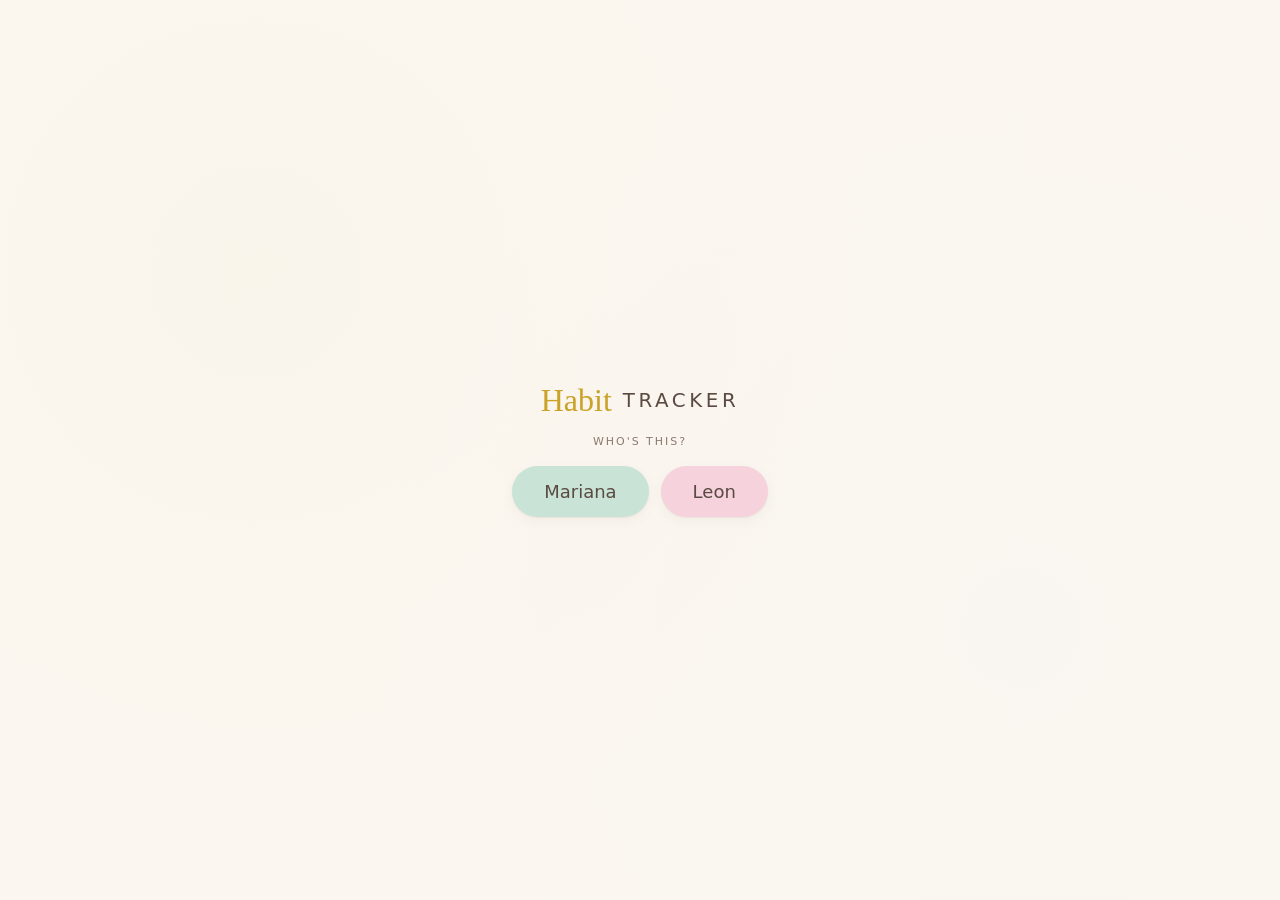
<file: index.html>
<!doctype html>
<html lang="en">
<head>
  <meta charset="utf-8">
  <meta name="viewport" content="width=device-width, initial-scale=1, viewport-fit=cover">
  <title>Habit Tracker</title>
  <meta name="description" content="Habit tracker and monthly calendar.">
  <meta name="theme-color" content="#fbf7f0">

  <!-- Relative paths throughout: the app is served from a /habit-tracker/ subpath. -->
  <link rel="manifest" href="./manifest.webmanifest">
  <link rel="icon" href="./assets/icons/icon-192.png">
  <link rel="apple-touch-icon" href="./assets/icons/apple-touch-icon.png">
  <meta name="apple-mobile-web-app-capable" content="yes">
  <meta name="apple-mobile-web-app-title" content="Habits">
  <meta name="apple-mobile-web-app-status-bar-style" content="default">

  <link rel="stylesheet" href="./css/tokens.css">
  <link rel="stylesheet" href="./css/app.css">
</head>
<body>
  <div id="app"></div>
  <script type="module" src="./js/main.js"></script>
</body>
</html>
</file>
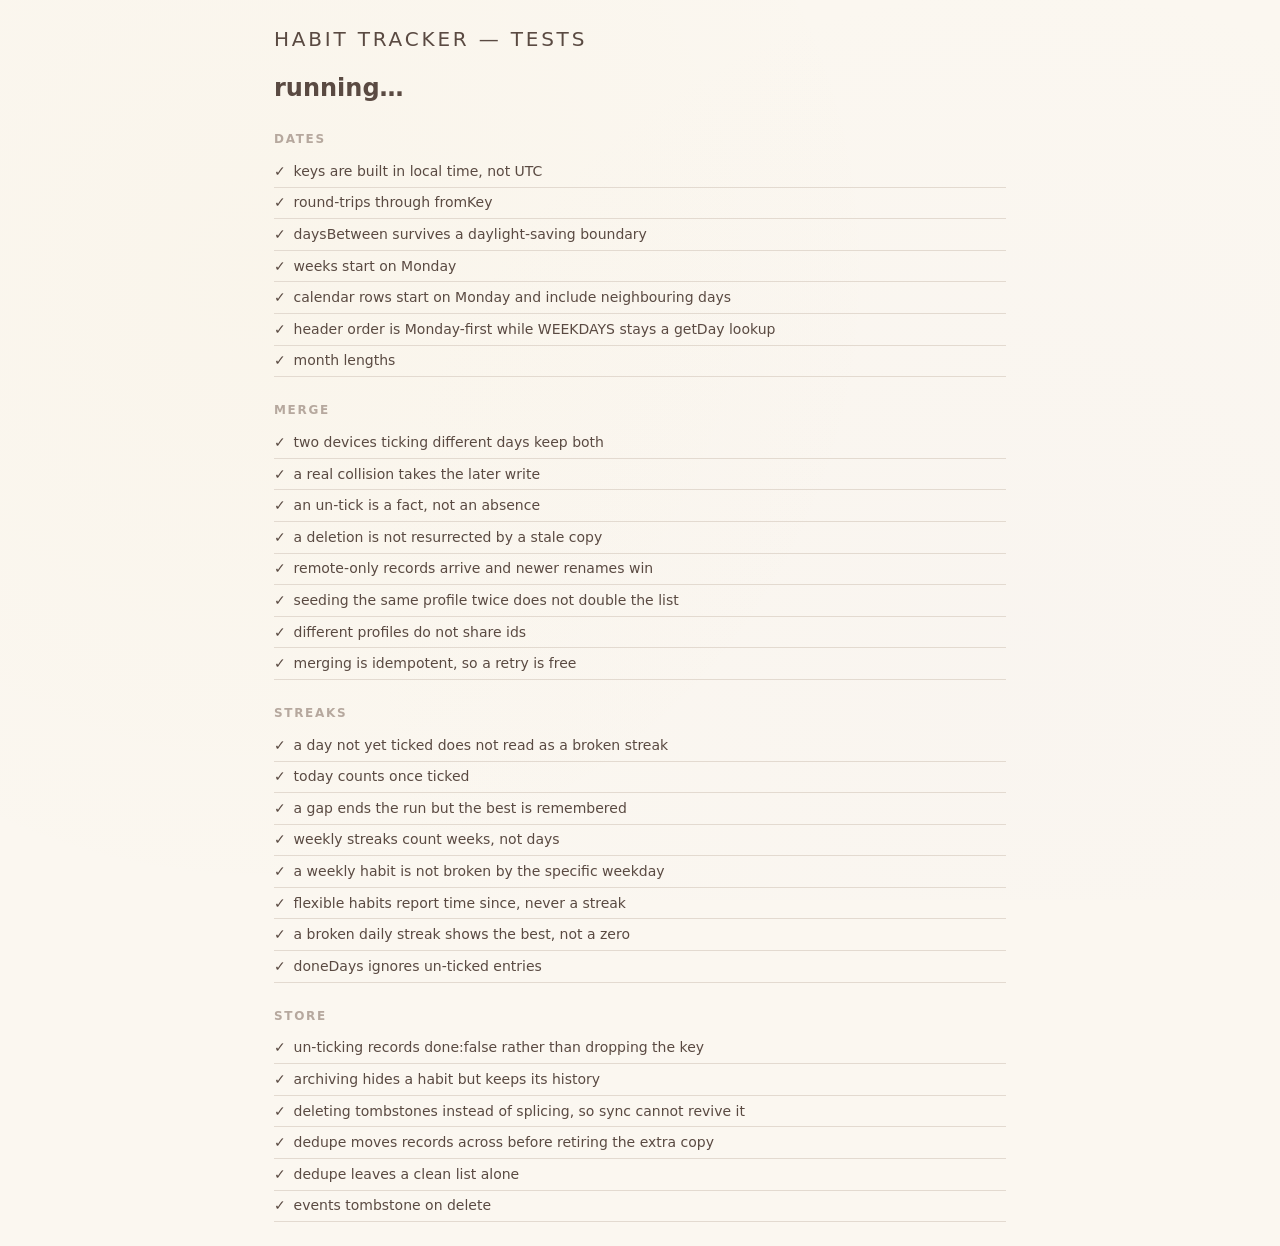
<file: tests/index.html>
<!doctype html>
<html lang="en">
<head>
  <meta charset="utf-8">
  <meta name="viewport" content="width=device-width, initial-scale=1">
  <title>Habit Tracker — tests</title>
  <link rel="stylesheet" href="../css/tokens.css">
  <style>
    body { padding: 1.5rem; max-width: 780px; margin: 0 auto; }
    h1 { font-size: 1.25rem; letter-spacing: 0.14em; text-transform: uppercase; font-weight: 500; }
    .tally { margin: 1rem 0 1.5rem; font-size: 1.5rem; font-weight: 600; }
    .tally[data-ok='true'] { color: #3f7d5a; }
    .tally[data-ok='false'] { color: var(--danger); }
    h2 { font-size: 0.75rem; letter-spacing: 0.14em; text-transform: uppercase;
         color: var(--ink-faint); margin: 1.5rem 0 0.5rem; }
    ul { list-style: none; margin: 0; padding: 0; }
    li { padding: 0.3rem 0; border-bottom: 1px solid var(--rule); font-size: 0.875rem; }
    li[data-pass='false'] { color: var(--danger); }
    .mark { display: inline-block; width: 1.4em; font-weight: 700; }
    pre { margin: 0.35rem 0 0 1.4em; font-size: 0.75rem; color: var(--ink-soft);
          white-space: pre-wrap; }
  </style>
</head>
<body>
  <h1>Habit Tracker — tests</h1>
  <p class="tally" id="tally">running…</p>
  <div id="results"></div>
  <script type="module" src="./run.js"></script>
</body>
</html>
</file>
<file: css/tokens.css>
/* Design tokens — paper, ink, gold and the pastel row palette.
   Direction taken from the two bullet-journal references: warm cream paper,
   watercolour pastels, sparing gold. No pure black anywhere on purpose —
   neither reference uses it, and it breaks the warmth on sight. */

:root {
  /* Paper */
  --paper: #fbf7f0;
  --paper-raised: #fffdf9;
  --paper-sunken: #f4eee4;

  /* Ink — warm brown-grey, never #000 */
  --ink: #5a4a42;
  --ink-soft: #8a7a70;
  --ink-faint: #b6a89e;

  /* Rules and edges */
  --rule: #e3dad0;
  --rule-strong: #cdc0b4;

  /* Gold accent — section rules and the wordmark only. Accent, not UI colour. */
  --gold: #c9a227;
  --gold-soft: #e6d3a3;

  /* State */
  --today: #f0e2c8;
  --danger: #b5675f;

  /* Habit row palette — 12 pastels lifted from the planner reference.
     Index into this list is what `habit.color` stores. */
  --c0:  #c9e4d6;  /* mint */
  --c1:  #dcd3ec;  /* lilac */
  --c2:  #c9ddf0;  /* powder blue */
  --c3:  #f6e7b4;  /* butter */
  --c4:  #f6d2dc;  /* blush */
  --c5:  #d7e6c6;  /* sage */
  --c6:  #fad9c1;  /* peach */
  --c7:  #cfd4f0;  /* periwinkle */
  --c8:  #efc9d8;  /* rose */
  --c9:  #c4e6e4;  /* aqua */
  --c10: #e6d5ec;  /* lavender */
  --c11: #f7e0c4;  /* apricot */

  /* Type. Script is reserved for the wordmark; everything else is sans.
     Small handwriting is unreadable on a phone, so data never uses it. */
  --font-sans: ui-sans-serif, system-ui, "Segoe UI", Roboto, Helvetica, Arial, sans-serif;
  --font-script: "Segoe Script", "Bradley Hand", "Brush Script MT", cursive;

  --text-xs: 0.6875rem;
  --text-sm: 0.8125rem;
  --text-base: 0.9375rem;
  --text-lg: 1.125rem;
  --text-xl: 1.5rem;
  --text-2xl: 2rem;

  /* Section headings imitate the reference's spaced serif caps with
     letter-spacing instead of shipping a third font file. */
  --tracking-heading: 0.18em;

  /* Space */
  --sp-1: 0.25rem;
  --sp-2: 0.5rem;
  --sp-3: 0.75rem;
  --sp-4: 1rem;
  --sp-5: 1.5rem;
  --sp-6: 2rem;

  --radius-sm: 4px;
  --radius: 8px;
  --radius-pill: 999px;

  --shadow: 0 1px 2px rgba(90, 74, 66, 0.06), 0 4px 12px rgba(90, 74, 66, 0.05);
  --backdrop: rgba(90, 74, 66, 0.35);

  /* How much of a habit's colour shows through as a surface.
     100% hands back the colour untouched, so the pastel theme is unaffected;
     a dark theme dials this down and tints its own surface instead. One token
     lets both live in the same component rules. */
  --pill-mix: 100%;

  /* Grid cell sizing — one place, because the month grid depends on it
     for the sticky name column offset. */
  --cell: 26px;
  --name-col: 168px;
}

/* Per-profile theme.
   Every component reads from the tokens above, so a whole different look is
   just an override block — no component CSS and no JS beyond setting the
   attribute on <html>. Swap any value here to retheme a profile. */

[data-profile='leon'] {
  /* Tells the browser to render scrollbars and native controls dark too —
     without it they stay light and stand out badly against the page. */
  color-scheme: dark;

  --paper: #171a1f;
  --paper-raised: #1f232a;
  --paper-sunken: #121418;

  --ink: #e3e6e4;
  --ink-soft: #99a2a8;
  --ink-faint: #6c757c;

  --rule: #2c313a;
  --rule-strong: #3d4450;

  /* Warm amber carries the metallic accent onto a dark ground, where the
     original gold would go muddy. */
  --gold: #d7a75a;
  --gold-soft: #5c4a29;

  --today: #272d36;
  --danger: #e0796f;

  --shadow: 0 1px 2px rgba(0, 0, 0, 0.4), 0 4px 16px rgba(0, 0, 0, 0.3);
  --backdrop: rgba(0, 0, 0, 0.6);

  /* Saturated, not pastel. Held to a common lightness so no single row
     shouts louder than the rest. */
  --c0:  #6db5a4;  /* teal */
  --c1:  #7ba0dc;  /* blue */
  --c2:  #9c8cdc;  /* violet */
  --c3:  #ce8ac6;  /* orchid */
  --c4:  #e08a82;  /* coral */
  --c5:  #e3a263;  /* amber */
  --c6:  #d3c069;  /* wheat */
  --c7:  #a2c56e;  /* lime */
  --c8:  #6bbb86;  /* green */
  --c9:  #5fb9cc;  /* cyan */
  --c10: #afa79a;  /* taupe */
  --c11: #d18fa6;  /* rose */

  /* Full-strength colour would glare as a row-sized block on a dark ground.
     Surfaces get a tint; the small ticked cells keep the colour pure, which is
     what makes a filled month read at a glance. */
  --pill-mix: 22%;
}

* { box-sizing: border-box; }

html, body {
  margin: 0;
  padding: 0;
}

body {
  background: var(--paper);
  /* Faint paper tooth, done with gradients so there is no image to ship
     and nothing extra for the service worker to cache. */
  background-image:
    radial-gradient(circle at 20% 30%, rgba(201, 162, 39, 0.025) 0%, transparent 55%),
    radial-gradient(circle at 80% 70%, rgba(220, 211, 236, 0.06) 0%, transparent 55%);
  background-attachment: fixed;
  color: var(--ink);
  font-family: var(--font-sans);
  font-size: var(--text-base);
  line-height: 1.5;
  -webkit-text-size-adjust: 100%;
  -webkit-tap-highlight-color: transparent;
}

h1, h2, h3 { margin: 0; font-weight: 600; }

button {
  font: inherit;
  color: inherit;
  cursor: pointer;
  border: none;
  background: none;
}

:focus-visible {
  outline: 2px solid var(--gold);
  outline-offset: 2px;
  border-radius: var(--radius-sm);
}
</file>
<file: css/app.css>
/* Layout and components. Tokens come from tokens.css. */

.shell {
  max-width: 900px;
  margin: 0 auto;
  padding: var(--sp-4) var(--sp-4) var(--sp-6);
}

/* ---- wordmark ---- */
/* Script is used here and nowhere else. "TRACKER" gets the spaced-caps
   treatment instead of a third font file. */

.wordmark {
  font-size: var(--text-2xl);
  font-family: var(--font-script);
  font-weight: 400;
  color: var(--gold);
  text-align: center;
  line-height: 1.1;
}

.wordmark span {
  font-family: var(--font-sans);
  font-size: 0.62em;
  font-weight: 500;
  letter-spacing: var(--tracking-heading);
  text-transform: uppercase;
  color: var(--ink);
  vertical-align: 0.18em;
  margin-left: 0.15em;
}

/* ---- profile picker ---- */

.picker {
  min-height: 100dvh;
  display: flex;
  flex-direction: column;
  justify-content: center;
  align-items: center;
  gap: var(--sp-4);
  padding: var(--sp-5);
}

.picker__hint {
  margin: 0;
  color: var(--ink-soft);
  letter-spacing: var(--tracking-heading);
  text-transform: uppercase;
  font-size: var(--text-xs);
}

.picker__options {
  display: flex;
  flex-wrap: wrap;
  gap: var(--sp-3);
  justify-content: center;
}

.picker__option {
  background: var(--pill);
  color: var(--ink);
  padding: var(--sp-3) var(--sp-6);
  border-radius: var(--radius-pill);
  font-size: var(--text-lg);
  box-shadow: var(--shadow);
  transition: transform 0.12s ease;
}

.picker__option:hover { transform: translateY(-2px); }

/* ---- top bar and tabs ---- */

.topbar {
  text-align: center;
  padding-bottom: var(--sp-3);
  border-bottom: 1px solid var(--gold-soft);
}

.topbar__profile {
  margin: var(--sp-1) 0 0;
  font-size: var(--text-xs);
  letter-spacing: var(--tracking-heading);
  text-transform: uppercase;
  color: var(--ink-faint);
}

.tabs {
  display: flex;
  flex-wrap: wrap;
  justify-content: center;
  gap: var(--sp-2);
  padding: var(--sp-4) 0;
}

.tabs__tab {
  text-decoration: none;
  color: var(--ink-soft);
  font-size: var(--text-xs);
  letter-spacing: var(--tracking-heading);
  text-transform: uppercase;
  padding: var(--sp-2) var(--sp-4);
  border-radius: var(--radius-pill);
}

.tabs__tab[aria-current='true'] {
  background: var(--paper-sunken);
  color: var(--ink);
}

/* ---- view header ---- */

.view-head {
  text-align: center;
  margin-bottom: var(--sp-5);
}

.view-head__eyebrow {
  margin: 0;
  font-size: var(--text-xs);
  letter-spacing: var(--tracking-heading);
  color: var(--ink-faint);
}

.view-head__title {
  font-size: var(--text-xl);
  letter-spacing: 0.06em;
  font-weight: 500;
}

/* ---- habit list (Today) ---- */

.habits {
  list-style: none;
  margin: 0;
  padding: 0;
  display: flex;
  flex-direction: column;
  gap: var(--sp-2);
}

.habit__hit {
  width: 100%;
  display: flex;
  align-items: center;
  gap: var(--sp-3);
  text-align: left;
  padding: var(--sp-3);
  border-radius: var(--radius);
  background: color-mix(in srgb, var(--pill) var(--pill-mix), var(--paper-raised));
  box-shadow: var(--shadow);
  transition: opacity 0.15s ease;
}

.habit[data-done='true'] .habit__hit { opacity: 0.55; }

.habit__check {
  flex: none;
  width: 26px;
  height: 26px;
  border-radius: var(--radius-sm);
  background: var(--paper-raised);
  border: 1.5px solid rgba(90, 74, 66, 0.22);
  display: grid;
  place-items: center;
}

.habit[data-done='true'] .habit__check::after {
  content: '';
  width: 12px;
  height: 7px;
  border-left: 2.5px solid var(--ink);
  border-bottom: 2.5px solid var(--ink);
  transform: rotate(-45deg) translate(1px, -2px);
}

.habit__body {
  display: flex;
  flex-direction: column;
  gap: 1px;
  min-width: 0;
}

.habit__name {
  font-size: var(--text-base);
  font-weight: 500;
}

.habit[data-done='true'] .habit__name { text-decoration: line-through; }

.habit__icon { margin-right: var(--sp-2); }

.habit__meta {
  font-size: var(--text-xs);
  color: var(--ink-soft);
}

.empty {
  text-align: center;
  color: var(--ink-faint);
  padding: var(--sp-6) var(--sp-4);
}

/* ---- month navigation ---- */

.month-nav {
  display: flex;
  align-items: center;
  justify-content: center;
  gap: var(--sp-4);
  margin-bottom: var(--sp-4);
}

.month-nav__label {
  font-size: var(--text-lg);
  font-weight: 500;
  letter-spacing: var(--tracking-heading);
  min-width: 11ch;
  text-align: center;
}

.month-nav__arrow {
  font-size: var(--text-xl);
  line-height: 1;
  color: var(--ink-soft);
  padding: var(--sp-1) var(--sp-3);
  border-radius: var(--radius-pill);
}

.month-nav__arrow:hover { background: var(--paper-sunken); }

/* ---- month grid ----
   The whole table scrolls sideways with the habit column pinned. That is what
   makes 31 columns survive a phone: you review by scrolling, and the row you
   are reading never loses its label. */

.grid-wrap {
  overflow-x: auto;
  overscroll-behavior-x: contain;
  -webkit-overflow-scrolling: touch;
  padding-bottom: var(--sp-2);
}

.grid {
  border-collapse: separate;
  border-spacing: 0;
  font-size: var(--text-xs);
}

.grid__corner,
.grid__name {
  position: sticky;
  left: 0;
  z-index: 2;
  width: var(--name-col);
  min-width: var(--name-col);
  max-width: var(--name-col);
  text-align: left;
  font-weight: 400;
  /* Opaque, or the scrolling cells show through the pinned column. */
  background: var(--paper);
  padding-right: var(--sp-2);
}

.grid__corner {
  font-size: var(--text-xs);
  letter-spacing: var(--tracking-heading);
  text-transform: uppercase;
  color: var(--ink-faint);
  padding-bottom: var(--sp-2);
}

.grid__pill {
  width: 100%;
  display: flex;
  align-items: center;
  gap: var(--sp-2);
  text-align: left;
  background: color-mix(in srgb, var(--pill) var(--pill-mix), var(--paper-raised));
  border-radius: var(--radius-pill);
  padding: var(--sp-2) var(--sp-3);
  margin: 2px 0;
}

.grid__pill-text { min-width: 0; }

/* Wraps to two lines rather than truncating. "Morning skincare" and
   "Independent study session" both have to stay tellable apart at a glance;
   an ellipsis at 12 characters loses that. */
.grid__pill-name {
  display: -webkit-box;
  -webkit-line-clamp: 2;
  -webkit-box-orient: vertical;
  overflow: hidden;
  font-size: 0.75rem;
  font-weight: 500;
  line-height: 1.15;
}

.grid__pill small {
  display: block;
  font-size: 0.625rem;
  color: var(--ink-soft);
  white-space: nowrap;
  overflow: hidden;
  text-overflow: ellipsis;
}

.grid__day {
  width: var(--cell);
  min-width: var(--cell);
  font-weight: 400;
  color: var(--ink-soft);
  padding-bottom: var(--sp-2);
  line-height: 1.1;
}

.grid__day small {
  display: block;
  font-size: 0.5625rem;
  color: var(--ink-faint);
}

.grid__day[data-weekend='true'] { color: var(--ink-faint); }

.grid__day[data-today='true'] {
  color: var(--ink);
  font-weight: 600;
}

.grid__cell { padding: 0; }

.grid__cell[data-today='true'] { background: var(--today); }

.grid__tick {
  display: block;
  width: var(--cell);
  height: var(--cell);
  border: 1px solid var(--rule);
  background: var(--paper-raised);
}

.grid__tick[data-done='true'] {
  background: var(--pill);
  box-shadow: inset 0 0 0 1px var(--paper-raised);
}

.grid__total {
  width: 40px;
  min-width: 40px;
  text-align: center;
  font-weight: 600;
  color: var(--ink-soft);
  padding-left: var(--sp-2);
}

thead .grid__total {
  font-size: 0.5625rem;
  letter-spacing: 0.08em;
  text-transform: uppercase;
  font-weight: 500;
  color: var(--ink-faint);
}

/* ---- buttons ---- */

.btn {
  padding: var(--sp-2) var(--sp-4);
  border-radius: var(--radius-pill);
  font-size: var(--text-sm);
}

.btn--add {
  display: block;
  margin: var(--sp-4) auto 0;
  color: var(--ink-soft);
  border: 1px dashed var(--rule-strong);
}

.btn--add:hover { background: var(--paper-sunken); color: var(--ink); }

.btn--primary { background: var(--gold-soft); font-weight: 500; }
.btn--ghost { color: var(--ink-soft); }
.btn--ghost:hover { background: var(--paper-sunken); }
.btn--danger { color: var(--danger); }

/* ---- archived ---- */

.archived {
  margin-top: var(--sp-5);
  font-size: var(--text-sm);
}

.archived summary {
  cursor: pointer;
  color: var(--ink-faint);
  letter-spacing: var(--tracking-heading);
  text-transform: uppercase;
  font-size: var(--text-xs);
}

.archived__list {
  display: flex;
  flex-wrap: wrap;
  gap: var(--sp-2);
  padding-top: var(--sp-3);
}

.archived__item {
  background: color-mix(in srgb, var(--pill) var(--pill-mix), var(--paper-raised));
  border-radius: var(--radius-pill);
  padding: var(--sp-1) var(--sp-3);
  opacity: 0.6;
  font-size: var(--text-sm);
}

/* ---- habit editor sheet ---- */

.sheet {
  border: none;
  padding: 0;
  border-radius: var(--radius);
  background: var(--paper-raised);
  color: var(--ink);
  width: min(420px, calc(100% - 2rem));
  box-shadow: 0 12px 40px rgba(90, 74, 66, 0.22);
}

.sheet::backdrop { background: var(--backdrop); }

.sheet__form {
  display: flex;
  flex-direction: column;
  gap: var(--sp-4);
  padding: var(--sp-5);
}

.sheet__title {
  font-size: var(--text-lg);
  letter-spacing: var(--tracking-heading);
  text-transform: uppercase;
  font-weight: 500;
}

.field {
  display: flex;
  flex-direction: column;
  gap: var(--sp-2);
  border: none;
  padding: 0;
  margin: 0;
  min-width: 0;
}

.field--split {
  display: grid;
  grid-template-columns: 4.5rem 1fr;
  align-items: center;
  gap: var(--sp-2) var(--sp-3);
}

.field__label {
  font-size: var(--text-xs);
  letter-spacing: var(--tracking-heading);
  text-transform: uppercase;
  color: var(--ink-faint);
  padding: 0;
}

.field__hint { text-transform: none; letter-spacing: 0; }

.field__input {
  font: inherit;
  color: var(--ink);
  background: var(--paper);
  border: 1px solid var(--rule);
  border-radius: var(--radius-sm);
  padding: var(--sp-2) var(--sp-3);
  width: 100%;
}

.field__input--icon { text-align: center; }

.chips { display: flex; gap: var(--sp-2); flex-wrap: wrap; }

.chip {
  flex: 1 1 6rem;
  border: 1px solid var(--rule);
  border-radius: var(--radius);
  padding: var(--sp-2);
  text-align: center;
  line-height: 1.25;
}

.chip span { display: block; font-size: var(--text-sm); font-weight: 500; }
.chip small { display: block; font-size: 0.625rem; color: var(--ink-faint); }

.chip[aria-pressed='true'] {
  background: var(--paper-sunken);
  border-color: var(--gold-soft);
}

.swatches { display: flex; flex-wrap: wrap; gap: var(--sp-2); }

.swatch {
  width: 28px;
  height: 28px;
  border-radius: 50%;
  background: var(--pill);
  border: 2px solid transparent;
}

.swatch[aria-pressed='true'] {
  border-color: var(--ink-soft);
  transform: scale(1.1);
}

.sheet__actions {
  display: flex;
  justify-content: flex-end;
  gap: var(--sp-2);
}

.sheet__danger {
  border-top: 1px solid var(--rule);
  padding-top: var(--sp-4);
  display: flex;
  flex-wrap: wrap;
  gap: var(--sp-2);
  align-items: center;
}

.sheet__note {
  margin: 0;
  flex: 1 1 100%;
  font-size: var(--text-xs);
  color: var(--ink-faint);
}

/* ---- year heatmap ---- */

.year-wrap {
  overflow-x: auto;
  overscroll-behavior-x: contain;
  -webkit-overflow-scrolling: touch;
  padding-bottom: var(--sp-2);
}

.year {
  --ycell: 5px;
  --ygap: 4px;
  display: flex;
  flex-direction: column;
  gap: 3px;
  width: max-content;
}

.year__row {
  display: flex;
  align-items: center;
}

.year__name {
  position: sticky;
  left: 0;
  z-index: 2;
  display: flex;
  align-items: center;
  gap: var(--sp-1);
  width: var(--name-col);
  min-width: var(--name-col);
  /* Opaque, or the bars scroll through underneath the pinned label. */
  background: var(--paper);
  padding-right: var(--sp-2);
}

.year__label {
  font-size: 0.6875rem;
  white-space: nowrap;
  overflow: hidden;
  text-overflow: ellipsis;
}

.year__cells { display: flex; }

.year__cell {
  flex: none;
  width: var(--ycell);
  height: 16px;
  background: var(--rule);
  border-radius: 1px;
}

.year__cell[data-done='true'] { background: var(--pill); }

/* A small gap at each month boundary, so a year reads as twelve blocks rather
   than one undifferentiated strip. */
.year__cell[data-first='true'] { margin-left: var(--ygap); }
.year__cells > .year__cell:first-child { margin-left: 0; }

.year__cell[data-today='true'] {
  outline: 1px solid var(--ink-soft);
  outline-offset: -1px;
}

.year__month {
  flex: none;
  /* Sized to its own month so the labels stay over their days. */
  width: calc(var(--ycell) * var(--days));
  font-size: 0.5625rem;
  letter-spacing: 0.04em;
  color: var(--ink-faint);
  overflow: hidden;
  white-space: nowrap;
}

.year__month + .year__month { margin-left: var(--ygap); }

/* Pinned to the right edge. A year is ~1800px wide, so left unpinned the count
   — the single most useful number here — sits off-screen until you scroll all
   the way across. */
.year__total {
  position: sticky;
  right: 0;
  z-index: 2;
  width: 46px;
  min-width: 46px;
  padding-left: var(--sp-2);
  text-align: right;
  font-size: var(--text-xs);
  font-weight: 600;
  color: var(--ink-soft);
  background: var(--paper);
}

.year__row--head .year__total {
  font-weight: 500;
  font-size: 0.5625rem;
  letter-spacing: 0.08em;
  text-transform: uppercase;
  color: var(--ink-faint);
}

/* ---- calendar ---- */

.cal {
  width: 100%;
  table-layout: fixed;
  border-collapse: collapse;
}

.cal thead th {
  font-weight: 500;
  font-size: 0.625rem;
  letter-spacing: 0.08em;
  color: var(--ink-faint);
  padding-bottom: var(--sp-2);
}

.cal__cell {
  border: 1px solid var(--rule);
  vertical-align: top;
  height: 84px;
  padding: 0;
}

/* Days either side of the month stay visible and tappable — the reference
   sheet shows them too, and a task on the 31st does not stop mattering
   because you paged forward. */
.cal__cell[data-in-month='false'] { opacity: 0.42; }

.cal__cell[data-today='true'] { background: var(--today); }

.cal__day {
  width: 100%;
  min-height: 82px;
  display: flex;
  flex-direction: column;
  gap: 2px;
  padding: var(--sp-1);
  text-align: left;
}

.cal__num {
  font-size: var(--text-xs);
  color: var(--ink-soft);
}

.cal__cell[data-today='true'] .cal__num {
  font-weight: 700;
  color: var(--ink);
}

.cal__notes {
  display: flex;
  flex-direction: column;
  gap: 2px;
  min-width: 0;
}

.cal__note {
  background: color-mix(in srgb, var(--pill) var(--pill-mix), var(--paper-raised));
  border-radius: var(--radius-sm);
  padding: 1px 4px;
  font-size: 0.625rem;
  line-height: 1.35;
  white-space: nowrap;
  overflow: hidden;
  text-overflow: ellipsis;
}

.cal__note[data-done='true'] {
  text-decoration: line-through;
  opacity: 0.5;
}

.cal__hint {
  text-align: center;
  color: var(--ink-faint);
  font-size: var(--text-xs);
  margin-top: var(--sp-3);
}

/* ---- day sheet ---- */

.todos {
  list-style: none;
  margin: 0;
  padding: 0;
  display: flex;
  flex-direction: column;
  gap: var(--sp-2);
  max-height: 42vh;
  overflow-y: auto;
}

.todos__empty {
  color: var(--ink-faint);
  font-size: var(--text-sm);
}

.todo {
  display: flex;
  align-items: center;
  gap: var(--sp-2);
  background: color-mix(in srgb, var(--pill) var(--pill-mix), var(--paper-raised));
  border-radius: var(--radius-sm);
  padding: var(--sp-1) var(--sp-2);
}

.todo__check {
  flex: none;
  width: 20px;
  height: 20px;
  border-radius: var(--radius-sm);
  border: 1.5px solid var(--rule-strong);
  background: var(--paper);
  display: grid;
  place-items: center;
}

.todo[data-done='true'] .todo__check::after {
  content: '';
  width: 9px;
  height: 5px;
  border-left: 2px solid var(--ink);
  border-bottom: 2px solid var(--ink);
  transform: rotate(-45deg) translate(1px, -1px);
}

.todo__title {
  flex: 1;
  min-width: 0;
  font: inherit;
  font-size: var(--text-sm);
  color: var(--ink);
  background: none;
  border: none;
  padding: var(--sp-1);
  border-radius: var(--radius-sm);
}

.todo__title:focus {
  background: var(--paper);
  outline: none;
}

.todo[data-done='true'] .todo__title {
  text-decoration: line-through;
  color: var(--ink-soft);
}

.todo__remove {
  flex: none;
  color: var(--ink-faint);
  font-size: var(--text-lg);
  line-height: 1;
  padding: 0 var(--sp-1);
}

.todo__remove:hover { color: var(--danger); }

.todo-add {
  display: grid;
  grid-template-columns: 1fr auto;
  gap: var(--sp-2);
  align-items: center;
}

.swatches--compact { grid-column: 1 / -1; }
.swatches--compact .swatch { width: 20px; height: 20px; }

/* ---- settings ---- */

.settings {
  display: flex;
  flex-direction: column;
  gap: var(--sp-4);
  max-width: 520px;
  margin: 0 auto;
}

.card {
  background: var(--paper-raised);
  border: 1px solid var(--rule);
  border-radius: var(--radius);
  padding: var(--sp-4);
}

.card--danger { border-color: color-mix(in srgb, var(--danger) 40%, var(--rule)); }

.card__title {
  font-size: var(--text-xs);
  letter-spacing: var(--tracking-heading);
  text-transform: uppercase;
  color: var(--ink-faint);
  margin-bottom: var(--sp-2);
}

.card__body {
  margin: 0 0 var(--sp-2);
  font-size: var(--text-sm);
}

.card__stat {
  margin: 0 0 var(--sp-3);
  font-size: var(--text-xs);
  color: var(--ink-soft);
}

.card__actions {
  display: flex;
  flex-wrap: wrap;
  gap: var(--sp-2);
  align-items: center;
}

.card__actions .btn { border: 1px solid var(--rule); }

label.btn {
  display: inline-block;
  cursor: pointer;
}

.card__note {
  margin: var(--sp-3) 0 0;
  font-size: var(--text-xs);
  color: var(--ink-soft);
  min-height: 1em;
}

.card__note[data-tone='error'] { color: var(--danger); }

.card .field { margin-top: var(--sp-3); }

.steps {
  margin: 0 0 var(--sp-2);
  padding-left: 1.2em;
  font-size: var(--text-sm);
  color: var(--ink-soft);
}

.steps li { margin-bottom: var(--sp-1); }

.code {
  font-family: ui-monospace, "Cascadia Mono", Consolas, monospace;
  font-size: 0.8em;
  background: var(--paper-sunken);
  border-radius: var(--radius-sm);
  padding: 1px 5px;
  user-select: all;
  word-break: break-all;
}

.btn:disabled { opacity: 0.5; cursor: default; }

/* ---- phone ---- */

@media (max-width: 520px) {
  :root {
    --cell: 24px;
    --name-col: 140px;
  }

  .shell { padding: var(--sp-3) var(--sp-3) var(--sp-6); }

  /* The streak line costs a row of height on every habit, and the same number
     is already on Today. Dropping it here roughly halves the vertical scroll
     needed to read a month. */
  .grid__pill small { display: none; }

  .grid__pill { padding: var(--sp-1) var(--sp-2); gap: var(--sp-1); }

  /* Thinner bars so a year still fits a reasonable amount of scrolling. */
  .year { --ycell: 4px; --ygap: 3px; }
  .year__cell { height: 14px; }

  .cal__cell { height: 62px; }
  .cal__day { min-height: 60px; }

  /* A 7-column month leaves ~50px per day: no room for words. Each note
     becomes a dot and the day sheet carries the text. */
  .cal__notes {
    flex-direction: row;
    flex-wrap: wrap;
    gap: 3px;
    padding-top: 2px;
  }

  .cal__note {
    width: 6px;
    height: 6px;
    padding: 0;
    border-radius: 50%;
    background: var(--pill);
    font-size: 0;
    line-height: 0;
  }

  .cal__note[data-done='true'] {
    opacity: 0.3;
    text-decoration: none;
  }

  .tabs__tab { padding: var(--sp-2) var(--sp-3); }
}
</file>
